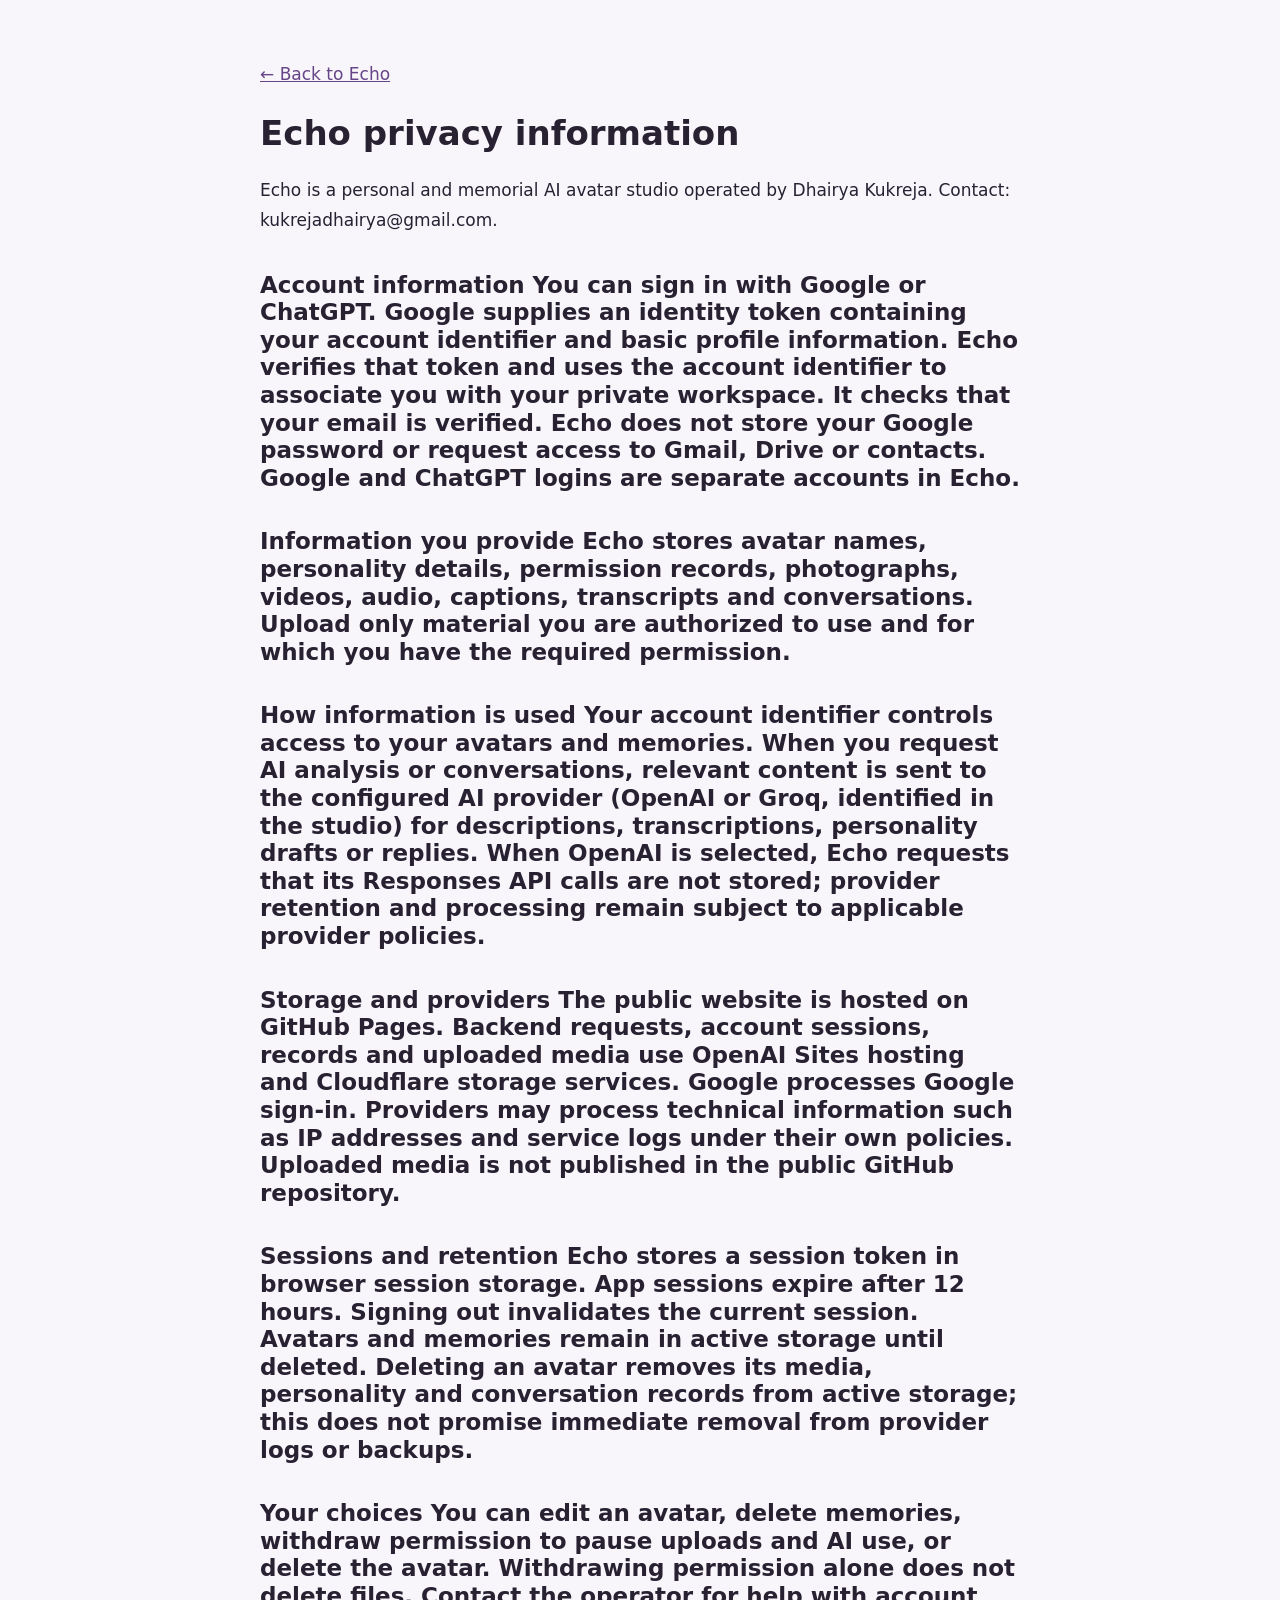
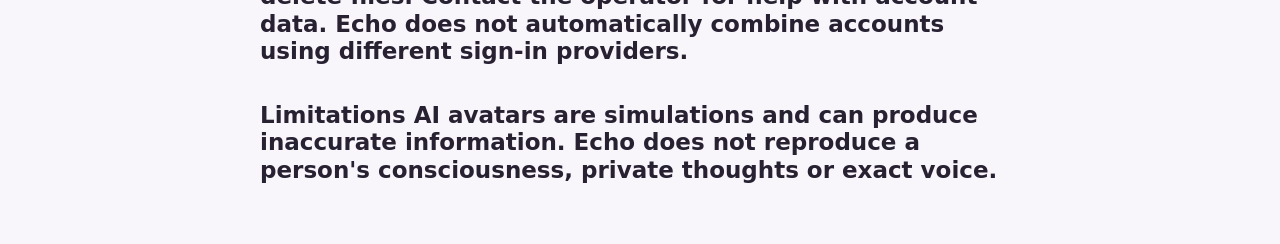
<file: privacy.html>
<!doctype html><html lang="en"><head><meta charset="utf-8"><meta name="viewport" content="width=device-width,initial-scale=1"><title>Echo privacy information</title><style>body{font:17px/1.75 system-ui,sans-serif;max-width:760px;margin:60px auto;padding:0 24px;color:#272132;background:#f8f6fb}h1,h2{line-height:1.2}h2{margin-top:36px;font-size:23px}a{color:#654587}</style></head><body><a href="./">← Back to Echo</a><main><h1>Echo privacy information</h1><p>Echo is a personal and memorial AI avatar studio operated by Dhairya Kukreja. Contact: kukrejadhairya@gmail.com.</p><h2>Account information
You can sign in with Google or ChatGPT. Google supplies an identity token containing your account identifier and basic profile information. Echo verifies that token and uses the account identifier to associate you with your private workspace. It checks that your email is verified. Echo does not store your Google password or request access to Gmail, Drive or contacts. Google and ChatGPT logins are separate accounts in Echo.</h2><h2>Information you provide
Echo stores avatar names, personality details, permission records, photographs, videos, audio, captions, transcripts and conversations. Upload only material you are authorized to use and for which you have the required permission.</h2><h2>How information is used
Your account identifier controls access to your avatars and memories. When you request AI analysis or conversations, relevant content is sent to the configured AI provider (OpenAI or Groq, identified in the studio) for descriptions, transcriptions, personality drafts or replies. When OpenAI is selected, Echo requests that its Responses API calls are not stored; provider retention and processing remain subject to applicable provider policies.</h2><h2>Storage and providers
The public website is hosted on GitHub Pages. Backend requests, account sessions, records and uploaded media use OpenAI Sites hosting and Cloudflare storage services. Google processes Google sign-in. Providers may process technical information such as IP addresses and service logs under their own policies. Uploaded media is not published in the public GitHub repository.</h2><h2>Sessions and retention
Echo stores a session token in browser session storage. App sessions expire after 12 hours. Signing out invalidates the current session. Avatars and memories remain in active storage until deleted. Deleting an avatar removes its media, personality and conversation records from active storage; this does not promise immediate removal from provider logs or backups.</h2><h2>Your choices
You can edit an avatar, delete memories, withdraw permission to pause uploads and AI use, or delete the avatar. Withdrawing permission alone does not delete files. Contact the operator for help with account data. Echo does not automatically combine accounts using different sign-in providers.</h2><h2>Limitations
AI avatars are simulations and can produce inaccurate information. Echo does not reproduce a person&#x27;s consciousness, private thoughts or exact voice.</h2></main></body></html>
</file>
